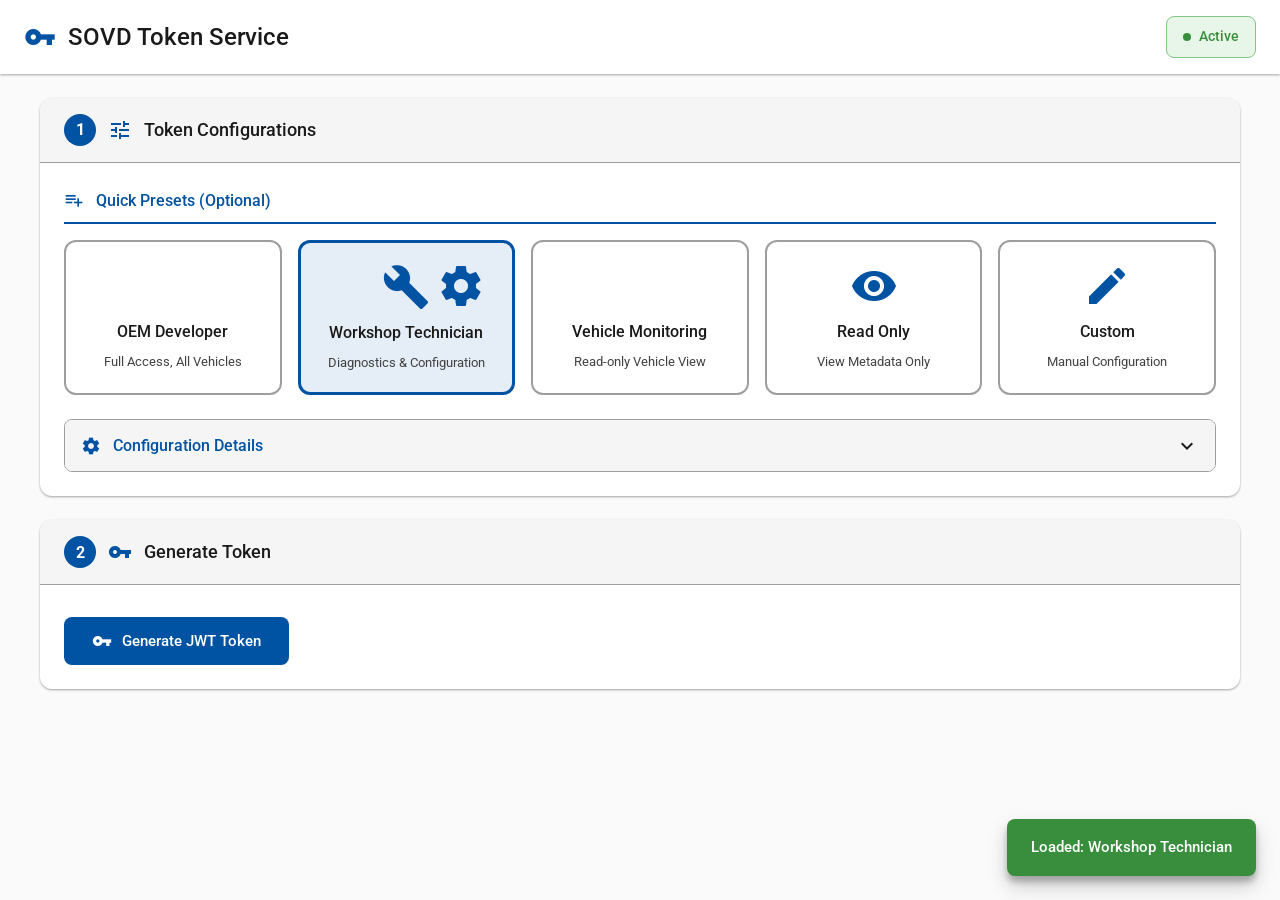
<file: sovd-token-service/ui/index.html>
<!DOCTYPE html>
<!--
  SOVD Token Service UI
  
  This interface generates JWT tokens with the following structure:
  
  {
    "iss": "...",              // Issuer - Token issuer URL
    "sub": "...",              // Subject - User ID
    "aud": "...",              // Audience - sovd-api
    "iat": 1234567890,         // Issued At - Auto-generated timestamp
    "exp": 1234571490,         // Expiration - iat + expires_in
    "jti": "...",              // JWT ID - Auto-generated UUID
    "roles": [...],            // User roles array
    "authorization_details": [ // SOVD-specific authorization
      {
        "type": "sovd",
        "resources": [{"vin": "..."}],
        "actions": [...]
      }
    ]
  }
-->
<html lang="en">
<head>
    <meta charset="UTF-8">
    <meta name="viewport" content="width=device-width, initial-scale=1.0">
    <title>SOVD Token Service</title>
    
    <!-- Google Fonts - Material Design -->
    <link rel="preconnect" href="https://fonts.googleapis.com">
    <link rel="preconnect" href="https://fonts.gstatic.com" crossorigin>
    <link href="https://fonts.googleapis.com/css2?family=Roboto:wght@300;400;500;700&display=swap" rel="stylesheet">
    <link href="https://fonts.googleapis.com/icon?family=Material+Icons" rel="stylesheet">
    
    <link rel="stylesheet" href="css/token-service.css">
</head>
<body>
    <div class="app-container">
        <div class="main-content">
            <!-- Header -->
            <div class="app-header">
                <div class="app-title">
                    <span class="material-icons">vpn_key</span>
                    <span>SOVD Token Service</span>
                </div>
                <div class="header-controls">
                    <div class="status-badge status-connected">
                        <span class="status-dot"></span>
                        <span>Active</span>
                    </div>
                </div>
            </div>
            
            <!-- Content Area -->
            <div class="content-area">
                <!-- Main Panel -->
                <div class="main-panel">
                    <!-- Step 1: Token Configurations -->
                    <div class="card">
                        <div class="card-header">
                            <span class="step-badge">1</span>
                            <span class="material-icons">tune</span>
                            <span>Token Configurations</span>
                        </div>
                        <div class="card-content">
                            <!-- Quick Presets -->
                            <div class="section-title">
                                <span class="material-icons">playlist_add</span>
                                <span>Quick Presets (Optional)</span>
                            </div>
                            <div class="config-grid" id="config-presets">
                                <button class="config-card" data-config="oem-developer">
                                    <span class="material-icons">admin_panel_settings</span>
                                    <div class="config-title">OEM Developer</div>
                                    <div class="config-desc">Full Access, All Vehicles</div>
                                </button>
                                
                                <button class="config-card" data-config="workshop-technician">
                                    <span class="material-icons">build</span>
                                    <div class="config-title">Workshop Technician</div>
                                    <div class="config-desc">Diagnostics & Configuration</div>
                                </button>
                                
                                <button class="config-card" data-config="vehicle-monitoring">
                                    <span class="material-icons">monitor_heart</span>
                                    <div class="config-title">Vehicle Monitoring</div>
                                    <div class="config-desc">Read-only Vehicle View</div>
                                </button>
                                
                                <button class="config-card" data-config="read-only">
                                    <span class="material-icons">visibility</span>
                                    <div class="config-title">Read Only</div>
                                    <div class="config-desc">View Metadata Only</div>
                                </button>
                                
                                <button class="config-card" data-config="custom">
                                    <span class="material-icons">edit</span>
                                    <div class="config-title">Custom</div>
                                    <div class="config-desc">Manual Configuration</div>
                                </button>
                            </div>
                            
                            <!-- Expandable Details Section -->
                            <div class="details-container">
                                <div class="section-header clickable" id="details-header">
                                    <div class="section-title-inline">
                                        <span class="material-icons">settings</span>
                                        <span>Configuration Details</span>
                                    </div>
                                    <span class="material-icons expand-icon">expand_more</span>
                                </div>
                                
                                <div class="collapsible collapsed details-content" id="details-content">
                                <!-- JWT Standard Claims -->
                                <div class="section-subtitle">
                                    <span class="material-icons">badge</span>
                                    <span>JWT Standard Claims</span>
                                </div>
                                <div class="form-grid">
                                    <div class="input-field">
                                        <label for="issuer">
                                            <code>iss</code> - Issuer
                                            <span class="field-hint">Token issuer URL</span>
                                        </label>
                                        <input type="text" id="issuer" value="https://auth.oem.example.com" placeholder="https://auth.oem.example.com">
                                    </div>
                                    
                                    <div class="input-field">
                                        <label for="user-id">
                                            <code>sub</code> - Subject
                                            <span class="field-hint">User identifier</span>
                                        </label>
                                        <input type="text" id="user-id" value="user:tech123" placeholder="user:tech123">
                                    </div>
                                    
                                    <div class="input-field">
                                        <label for="audience">
                                            <code>aud</code> - Audience
                                            <span class="field-hint">Token audience</span>
                                        </label>
                                        <input type="text" id="audience" value="sovd-api" placeholder="sovd-api">
                                    </div>
                                    
                                    <div class="input-field">
                                        <label for="expires-in">
                                            <code>exp</code> - Expiration
                                            <span class="field-hint">Token lifetime in seconds</span>
                                        </label>
                                        <input type="number" id="expires-in" value="3600" placeholder="3600">
                                    </div>
                                </div>
                                
                                <!-- Custom Claims -->
                                <div class="section-subtitle">
                                    <span class="material-icons">security</span>
                                    <span>Authorization Claims</span>
                                </div>
                                <div class="form-grid">
                                    <div class="input-field full-width">
                                        <label for="roles">
                                            <code>roles</code> - User Roles
                                            <span class="field-hint">Comma-separated list of roles</span>
                                        </label>
                                        <input type="text" id="roles" value="workshop_technician" placeholder="workshop_technician, oem_admin">
                                    </div>
                                </div>
                                
                                <!-- Authorization Details -->
                                <div class="section-subtitle">
                                    <span class="material-icons">directions_car</span>
                                    <span>Authorization Details</span>
                                </div>
                                <div class="form-grid">
                                    <div class="input-field">
                                        <label for="vin">
                                            <code>resources[0].vin</code> - Vehicle VIN
                                            <span class="field-hint">Vehicle Identification Number</span>
                                        </label>
                                        <input type="text" id="vin" value="WVWZZZ1JZXW000000" placeholder="WVWZZZ1JZXW000000">
                                    </div>
                                    
                                    <div class="input-field">
                                        <label for="actions">
                                            <code>actions</code> - Permitted Actions
                                            <span class="field-hint">Comma-separated list of actions</span>
                                        </label>
                                        <input type="text" id="actions" value="sovd:data:read, sovd:operations:read" placeholder="sovd:data:read, sovd:configuration:write">
                                    </div>
                                </div>
                                </div>
                            </div>
                        </div>
                    </div>
                    
                    <!-- Step 2: Generate Token -->
                    <div class="card">
                        <div class="card-header">
                            <span class="step-badge">2</span>
                            <span class="material-icons">vpn_key</span>
                            <span>Generate Token</span>
                        </div>
                        <div class="card-content">
                            <div class="button-group">
                                <button class="btn btn-primary" id="generate-btn">
                                    <span class="material-icons">vpn_key</span>
                                    Generate JWT Token
                                </button>
                            </div>
                        </div>
                    </div>
                    
                    <!-- Step 3: Generated Token -->
                    <div class="card" id="token-card" style="display: none;">
                        <div class="card-header">
                            <span class="step-badge">3</span>
                            <span class="material-icons">security</span>
                            <span>Generated JWT Token (Raw)</span>
                            <button class="btn-icon" id="copy-token-btn" title="Copy token to clipboard">
                                <span class="material-icons">content_copy</span>
                            </button>
                        </div>
                        <div class="card-content">
                            <div class="token-info-box">
                                <div class="token-info-label">
                                    <span class="material-icons">info</span>
                                    <span>Use this token in Authorization headers or paste into other applications. Click token or copy button to copy.</span>
                                </div>
                            </div>
                            <div class="token-display" id="token-display" title="Click to copy"></div>
                        </div>
                    </div>
                    
                    <!-- Step 4: Decoded Payload -->
                    <div class="card" id="decoded-card" style="display: none;">
                        <div class="card-header">
                            <span class="step-badge">4</span>
                            <span class="material-icons">description</span>
                            <span>Decoded JWT Payload (Formatted)</span>
                            <button class="btn-icon" id="copy-payload-btn" title="Copy payload JSON to clipboard">
                                <span class="material-icons">content_copy</span>
                            </button>
                        </div>
                        <div class="card-content">
                            <pre id="decoded-payload"></pre>
                        </div>
                    </div>
                </div>
            </div>
        </div>
    </div>
    
    <div id="notification" class="notification"></div>
    
    <script src="js/token-service.js"></script>
</body>
</html>
</file>
<file: sovd-token-service/ui/css/token-service.css>
/* Material Design 3 Variables - High Contrast */
:root {
    --md-sys-color-primary: #0052a3;
    --md-sys-color-primary-dark: #003d7a;
    --md-sys-color-secondary: #d84315;
    --md-sys-color-surface: #ffffff;
    --md-sys-color-surface-variant: #f5f5f5;
    --md-sys-color-background: #fafafa;
    --md-sys-color-on-primary: #ffffff;
    --md-sys-color-on-surface: #1a1a1a;
    --md-sys-color-on-surface-variant: #424242;
    --md-sys-color-outline: #9e9e9e;
    --md-sys-color-error: #d32f2f;
    --md-sys-color-success: #388e3c;
    --md-sys-color-warning: #f57c00;
    
    /* Elevation */
    --md-sys-elevation-1: 0 1px 3px rgba(0,0,0,0.12), 0 1px 2px rgba(0,0,0,0.24);
    --md-sys-elevation-2: 0 3px 6px rgba(0,0,0,0.16), 0 3px 6px rgba(0,0,0,0.23);
    --md-sys-elevation-3: 0 10px 20px rgba(0,0,0,0.19), 0 6px 6px rgba(0,0,0,0.23);
    
    /* Shape */
    --md-sys-shape-corner-small: 8px;
    --md-sys-shape-corner-medium: 12px;
    --md-sys-shape-corner-large: 16px;
}

* {
    margin: 0;
    padding: 0;
    box-sizing: border-box;
}

body {
    font-family: 'Roboto', -apple-system, BlinkMacSystemFont, 'Segoe UI', sans-serif;
    background-color: var(--md-sys-color-background);
    color: var(--md-sys-color-on-surface);
    line-height: 1.7;
    font-size: 15px;
}

/* Layout */
.app-container {
    display: flex;
    height: 100vh;
    overflow: hidden;
}

.main-content {
    flex: 1;
    display: flex;
    flex-direction: column;
    overflow: hidden;
}

/* Header */
.app-header {
    background-color: var(--md-sys-color-surface);
    padding: 16px 24px;
    box-shadow: var(--md-sys-elevation-1);
    display: flex;
    justify-content: space-between;
    align-items: center;
    z-index: 10;
    gap: 16px;
}

.app-title {
    display: flex;
    align-items: center;
    gap: 12px;
    font-size: 24px;
    font-weight: 500;
}

.app-title .material-icons {
    color: var(--md-sys-color-primary);
    font-size: 32px;
}

.header-controls {
    display: flex;
    align-items: center;
    gap: 16px;
}

/* Status Badge */
.status-badge {
    display: flex;
    align-items: center;
    gap: 8px;
    padding: 8px 16px;
    border-radius: var(--md-sys-shape-corner-small);
    font-size: 14px;
    font-weight: 500;
}

.status-dot {
    width: 8px;
    height: 8px;
    border-radius: 50%;
    animation: pulse 2s ease-in-out infinite;
}

.status-connected {
    background-color: #e8f5e9;
    color: var(--md-sys-color-success);
    border: 1px solid #81c784;
}

.status-connected .status-dot {
    background-color: var(--md-sys-color-success);
}

@keyframes pulse {
    0%, 100% { opacity: 1; }
    50% { opacity: 0.5; }
}

@keyframes fadeIn {
    from {
        opacity: 0;
        transform: translateY(10px);
    }
    to {
        opacity: 1;
        transform: translateY(0);
    }
}

@keyframes slideIn {
    from {
        opacity: 0;
        transform: translateX(-20px);
    }
    to {
        opacity: 1;
        transform: translateX(0);
    }
}

/* Apply animations to cards when they appear */
.card {
    animation: fadeIn 0.4s cubic-bezier(0.4, 0, 0.2, 1);
}

.config-card {
    animation: fadeIn 0.3s cubic-bezier(0.4, 0, 0.2, 1);
    animation-fill-mode: both;
}

.config-card:nth-child(1) { animation-delay: 0.05s; }
.config-card:nth-child(2) { animation-delay: 0.1s; }
.config-card:nth-child(3) { animation-delay: 0.15s; }
.config-card:nth-child(4) { animation-delay: 0.2s; }
.config-card:nth-child(5) { animation-delay: 0.25s; }

/* Content Area */
.content-area {
    flex: 1;
    overflow-y: auto;
    padding: 24px;
}

.main-panel {
    max-width: 1200px;
    margin: 0 auto;
    display: flex;
    flex-direction: column;
    gap: 24px;
}

/* Card */
.card {
    background-color: var(--md-sys-color-surface);
    border-radius: var(--md-sys-shape-corner-medium);
    box-shadow: var(--md-sys-elevation-1);
    overflow: hidden;
}

.card-header {
    display: flex;
    align-items: center;
    gap: 12px;
    padding: 16px 24px;
    background-color: var(--md-sys-color-surface-variant);
    border-bottom: 1px solid var(--md-sys-color-outline);
    font-size: 18px;
    font-weight: 500;
}

.card-header.clickable {
    cursor: pointer;
    user-select: none;
    transition: background-color 0.2s;
}

.card-header.clickable:hover {
    background-color: rgba(0, 82, 163, 0.08);
}

.card-header .material-icons {
    color: var(--md-sys-color-primary);
}

.expand-icon {
    margin-left: auto !important;
    transition: transform 0.3s ease;
}

.expand-icon.expanded {
    transform: rotate(180deg);
}

.collapsible {
    overflow: hidden;
    transition: all 0.3s ease-out;
}

.collapsible.collapsed {
    display: none;
}

.collapsible.expanded {
    display: block;
}

.step-badge {
    display: flex;
    align-items: center;
    justify-content: center;
    width: 32px;
    height: 32px;
    background-color: var(--md-sys-color-primary);
    color: var(--md-sys-color-on-primary);
    border-radius: 50%;
    font-size: 16px;
    font-weight: 700;
    flex-shrink: 0;
}

.btn-icon {
    margin-left: auto;
    background: none;
    border: none;
    padding: 8px;
    border-radius: 50%;
    cursor: pointer;
    display: flex;
    align-items: center;
    justify-content: center;
    transition: all 0.2s;
    color: var(--md-sys-color-primary);
}

.btn-icon:hover {
    background-color: rgba(0, 82, 163, 0.1);
}

.btn-icon:active {
    transform: scale(0.95);
}

.btn-icon .material-icons {
    font-size: 20px;
}

.card-content {
    padding: 24px;
}

/* Form */
.details-container {
    margin-top: 24px;
    border: 1px solid var(--md-sys-color-outline);
    border-radius: var(--md-sys-shape-corner-small);
    overflow: hidden;
}

.section-header {
    display: flex;
    align-items: center;
    justify-content: space-between;
    margin: 0;
    padding: 12px 16px;
    background-color: var(--md-sys-color-surface-variant);
    border: none;
}

.section-header.clickable {
    cursor: pointer;
    user-select: none;
    transition: background-color 0.2s;
}

.section-header.clickable:hover {
    background-color: rgba(0, 82, 163, 0.08);
}

.section-title-inline {
    display: flex;
    align-items: center;
    gap: 12px;
    font-size: 16px;
    font-weight: 500;
    color: var(--md-sys-color-primary);
}

.section-title-inline .material-icons {
    font-size: 20px;
}

.details-content {
    padding: 20px;
    background-color: var(--md-sys-color-surface);
    border-top: 1px solid var(--md-sys-color-outline);
}

.section-title {
    display: flex;
    align-items: center;
    gap: 12px;
    margin-top: 24px;
    margin-bottom: 16px;
    padding-bottom: 8px;
    border-bottom: 2px solid var(--md-sys-color-primary);
    font-size: 16px;
    font-weight: 500;
    color: var(--md-sys-color-primary);
}

.section-title:first-child {
    margin-top: 0;
}

.section-subtitle {
    display: flex;
    align-items: center;
    gap: 12px;
    margin-top: 20px;
    margin-bottom: 12px;
    padding-bottom: 6px;
    border-bottom: 1px solid var(--md-sys-color-outline);
    font-size: 14px;
    font-weight: 500;
    color: var(--md-sys-color-on-surface-variant);
}

.section-subtitle:first-child {
    margin-top: 0;
}

.section-subtitle .material-icons {
    font-size: 18px;
}

.section-title:first-child {
    margin-top: 0;
}

.section-title .material-icons {
    font-size: 20px;
}

.form-grid {
    display: grid;
    grid-template-columns: repeat(auto-fit, minmax(300px, 1fr));
    gap: 20px;
    margin-bottom: 24px;
}

.input-field {
    display: flex;
    flex-direction: column;
    gap: 8px;
}

.input-field.full-width {
    grid-column: 1 / -1;
}

.input-field label {
    font-size: 14px;
    font-weight: 500;
    color: var(--md-sys-color-on-surface-variant);
    display: flex;
    flex-direction: column;
    gap: 4px;
}

.input-field label code {
    background-color: var(--md-sys-color-surface-variant);
    padding: 2px 6px;
    border-radius: 4px;
    font-size: 13px;
    font-family: 'Consolas', 'Monaco', 'Courier New', monospace;
    color: var(--md-sys-color-primary);
    display: inline-block;
    margin-bottom: 2px;
    letter-spacing: 0.2px;
}

.field-hint {
    font-size: 12px;
    font-weight: 400;
    color: var(--md-sys-color-on-surface-variant);
    opacity: 0.7;
}

.input-field input {
    padding: 12px 16px;
    border: 1px solid var(--md-sys-color-outline);
    border-radius: var(--md-sys-shape-corner-small);
    background-color: var(--md-sys-color-surface);
    color: var(--md-sys-color-on-surface);
    font-size: 14px;
    font-family: 'Roboto', sans-serif;
    transition: border-color 0.2s;
}

.input-field input:focus {
    outline: none;
    border-color: var(--md-sys-color-primary);
}

/* Buttons */
.button-group {
    display: flex;
    gap: 16px;
    flex-wrap: wrap;
    margin-top: 8px;
}

.btn {
    display: flex;
    align-items: center;
    justify-content: center;
    gap: 10px;
    padding: 14px 28px;
    border: none;
    border-radius: var(--md-sys-shape-corner-small);
    font-size: 15px;
    font-weight: 500;
    font-family: 'Roboto', sans-serif;
    cursor: pointer;
    transition: all 0.2s cubic-bezier(0.4, 0, 0.2, 1);
    min-height: 48px;
}

.btn .material-icons {
    font-size: 20px;
}

.btn-primary {
    background-color: var(--md-sys-color-primary);
    color: var(--md-sys-color-on-primary);
}

.btn-primary:hover {
    background-color: var(--md-sys-color-primary-dark);
    box-shadow: var(--md-sys-elevation-2);
}

.btn-secondary {
    background-color: var(--md-sys-color-surface-variant);
    color: var(--md-sys-color-on-surface);
    border: 1px solid var(--md-sys-color-outline);
}

.btn-secondary:hover {
    background-color: var(--md-sys-color-outline);
    box-shadow: var(--md-sys-elevation-1);
}

.btn:active {
    transform: scale(0.98);
}

.btn:disabled {
    opacity: 0.6;
    cursor: not-allowed;
}

/* Loading spinner for buttons */
@keyframes spin {
    to { transform: rotate(360deg); }
}

.btn .spinner {
    display: inline-block;
    width: 16px;
    height: 16px;
    border: 2px solid currentColor;
    border-right-color: transparent;
    border-radius: 50%;
    animation: spin 0.6s linear infinite;
}

/* Token Display */
.token-info-box {
    background-color: rgba(0, 82, 163, 0.1);
    border-left: 4px solid var(--md-sys-color-primary);
    padding: 12px 16px;
    margin-bottom: 16px;
    border-radius: var(--md-sys-shape-corner-small);
}

.token-info-label {
    display: flex;
    align-items: center;
    gap: 8px;
    font-size: 14px;
    color: var(--md-sys-color-on-surface-variant);
}

.token-info-label .material-icons {
    font-size: 18px;
    color: var(--md-sys-color-primary);
}

.token-display {
    padding: 16px;
    background-color: var(--md-sys-color-surface-variant);
    border-radius: var(--md-sys-shape-corner-small);
    font-family: 'Consolas', 'Monaco', 'Courier New', monospace;
    font-size: 13px;
    word-break: break-all;
    line-height: 1.8;
    letter-spacing: 0.2px;
    border: 2px solid var(--md-sys-color-primary);
    cursor: pointer;
    user-select: all;
    max-height: 200px;
    overflow-y: auto;
    transition: all 0.2s;
    position: relative;
    color: #212121;
}

.token-display:hover {
    background-color: rgba(0, 82, 163, 0.08);
    transform: translateY(-2px);
    box-shadow: var(--md-sys-elevation-2);
}

.token-display:active {
    transform: translateY(0);
}

/* Decoded Payload */
pre {
    padding: 16px;
    background-color: var(--md-sys-color-surface-variant);
    border-radius: var(--md-sys-shape-corner-small);
    font-family: 'Consolas', 'Monaco', 'Courier New', monospace;
    font-size: 14px;
    line-height: 1.8;
    letter-spacing: 0.3px;
    overflow-x: auto;
    border: 1px solid var(--md-sys-color-outline);
    margin: 0;
    color: #212121;
}

#token-preview {
    background: linear-gradient(135deg, #003d7a 0%, #0052a3 100%);
    color: #e8f4f8;
    border: 2px solid var(--md-sys-color-primary);
    box-shadow: var(--md-sys-elevation-1);
    transition: all 0.3s ease;
}

/* Notification */
.notification {
    position: fixed;
    bottom: 24px;
    right: 24px;
    padding: 16px 24px;
    border-radius: var(--md-sys-shape-corner-small);
    box-shadow: var(--md-sys-elevation-3);
    color: white;
    font-weight: 500;
    font-size: 15px;
    z-index: 1000;
    transform: translateY(200%);
    transition: transform 0.3s cubic-bezier(0.4, 0, 0.2, 1);
    display: flex;
    align-items: center;
    gap: 8px;
}

.notification.show {
    transform: translateY(0);
}

.notification.success {
    background-color: var(--md-sys-color-success);
}

.notification.error {
    background-color: var(--md-sys-color-error);
}

/* Configuration Presets */
.config-grid {
    display: grid;
    grid-template-columns: repeat(auto-fill, minmax(200px, 1fr));
    gap: 16px;
}

.config-card {
    background-color: var(--md-sys-color-surface);
    border: 2px solid var(--md-sys-color-outline);
    border-radius: var(--md-sys-shape-corner-medium);
    padding: 20px;
    display: flex;
    flex-direction: column;
    align-items: center;
    gap: 12px;
    cursor: pointer;
    transition: all 0.2s;
    font-family: 'Roboto', sans-serif;
}

.config-card:hover {
    border-color: var(--md-sys-color-primary);
    background-color: rgba(0, 82, 163, 0.05);
    transform: translateY(-4px);
    box-shadow: var(--md-sys-elevation-2);
}

.config-card:active {
    transform: translateY(-2px);
}

.config-card .material-icons {
    font-size: 48px;
    color: var(--md-sys-color-primary);
}

.config-title {
    font-size: 16px;
    font-weight: 500;
    color: var(--md-sys-color-on-surface);
    text-align: center;
}

.config-desc {
    font-size: 13px;
    color: var(--md-sys-color-on-surface-variant);
    text-align: center;
    line-height: 1.4;
}

.config-card.active {
    border-color: var(--md-sys-color-primary);
    background-color: rgba(0, 82, 163, 0.1);
    border-width: 3px;
}

/* Responsive */
@media (max-width: 768px) {
    .content-area {
        padding: 16px;
    }
    
    .form-grid {
        grid-template-columns: 1fr;
    }
    
    .card-content {
        padding: 16px;
    }
    
    .config-grid {
        grid-template-columns: repeat(auto-fill, minmax(150px, 1fr));
    }
}
</file>
